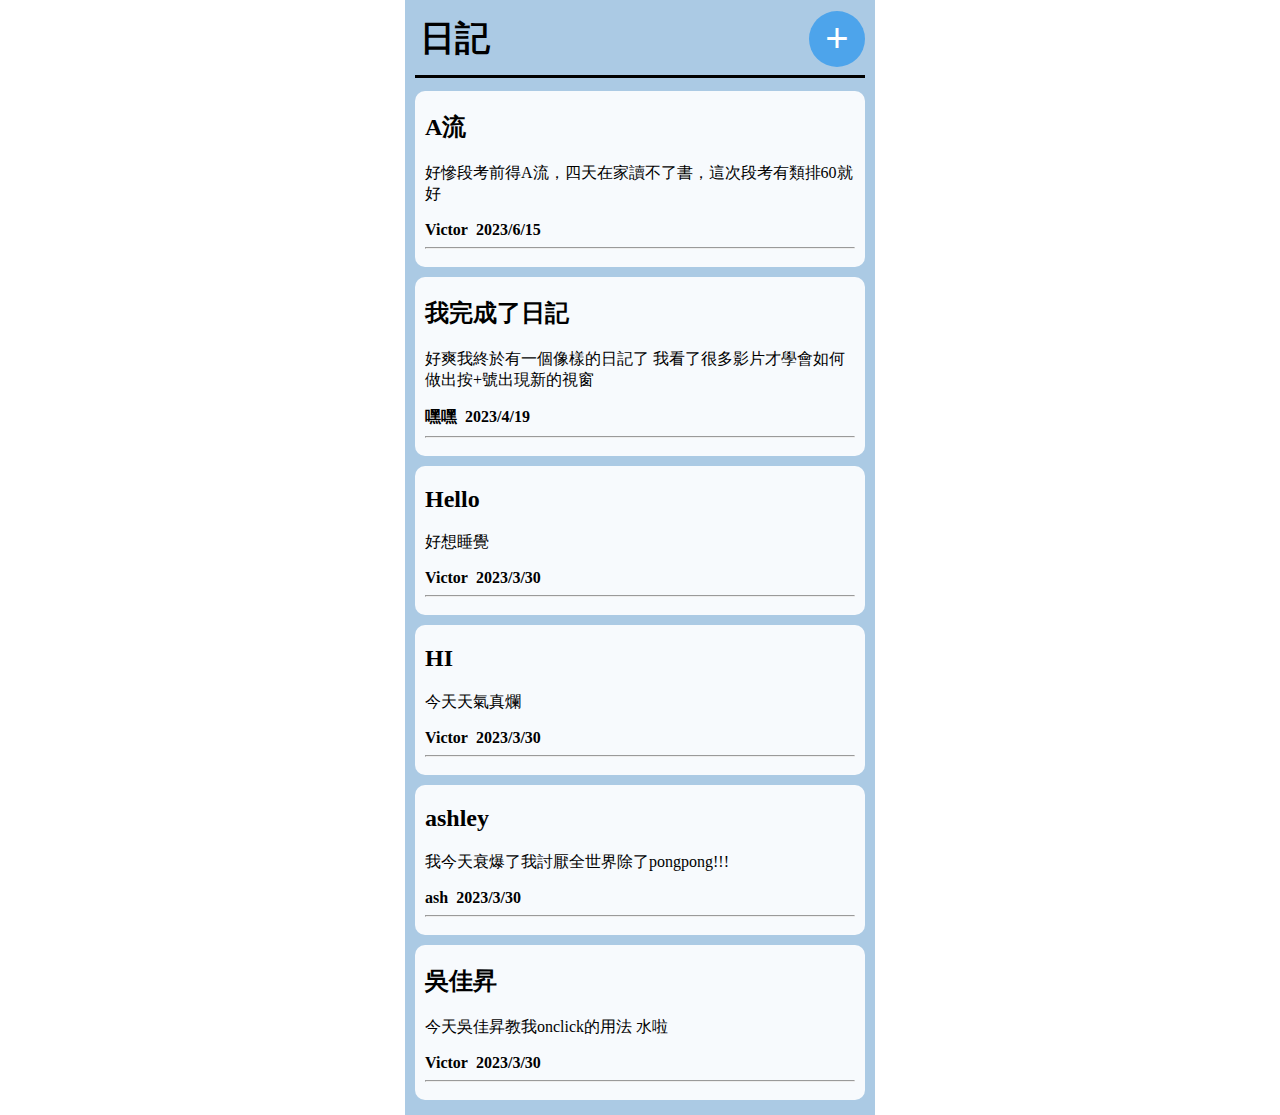
<file: diary.html>
<!DOCTYPE html>
<html lang="en">
<head>
    <meta charset="UTF-8">
    <meta http-equiv="X-UA-Compatible" content="IE=edge">
    <meta name="viewport" content="width=device-width, initial-scale=1.0">
    <title>Document</title>
    <link rel="stylesheet" href="diarycss.css">
</head>
<body>
    <div class="page active" id="mainpage">
        <div class="topbar">
            <div style="font-size: 35px; margin: 5px; font-weight: 600;">日記</div>
            <button class="addbtn" id="addbutton">+</button>
        </div>
        
        <hr size="3px" color="black">
        <!--日記內容-->
        <div id="list">
            <div  class="article">      
                <p><h2>吳佳昇</h2>今天吳佳昇教我onclick的用法 水啦</p>
                <label>Victor&nbsp;&nbsp;</label><label>2023/3/30</label> 
                <hr>
            </div>
            <div class="article">
                <p><h2>ashley</h2>我今天衰爆了我討厭全世界除了pongpong!!!</p>
                <label>ash&nbsp;&nbsp;</label><label>2023/3/30</label>
                <hr>
            </div>
            <div  class="article">      
                <p><h2>HI</h2>今天天氣真爛</p>
                <label>Victor&nbsp;&nbsp;</label><label>2023/3/30</label> 
                <hr>
            </div>
            <div class="article">
                <h2>Hello</h2>
                <p>好想睡覺</p>
                <label>Victor&nbsp;&nbsp;</label><label>2023/3/30</label>
                <hr>
            </div> 
            <div class="article">
                <h2>我完成了日記</h2>
                <p>好爽我終於有一個像樣的日記了 我看了很多影片才學會如何做出按+號出現新的視窗</p>
                <label>嘿嘿&nbsp;&nbsp;</label><label>2023/4/19</label> 
                <hr>
            </div>
            <div class="article">
                <h2>A流</h2>
                <p>好慘段考前得A流，四天在家讀不了書，這次段考有類排60就好</p>
                <label>Victor&nbsp;&nbsp;</label><label>2023/6/15</label> 
                <hr>
            </div>
        </div>
            
    </div>
        <!--新增功能-->
    <div class="addwindow" id="addwin" style="background-color: #abcae4;">
        <div style="display: flex; justify-content: space-between;">
            <span style="font-size: 30px;font-weight:800;padding-top: 5px;">新增日記</span>
            <button class="closebtn" id="closebutton">+</button>
        </div>
        <hr size="2px" color="black">
        <div style="display:flex; flex-direction: column;"></div>
            <div style="font-size: 25px;font-weight:800;">標題</div>
            <textarea id="title" placeholder="請輸入標題" type="text"></textarea><br>
            <div style="font-size: 25px;font-weight:800;">內容</div>
            <textarea rows=4 id="content" placeholder="請輸入內容"></textarea><br>
            <div style="font-size: 25px;font-weight:800;">暱稱</div>
            <textarea id="name" placeholder="請輸入你的暱稱" type="text"></textarea><br>
            <button id="send">新增</button>
        </div>
        
    </div>
    
    <script src="diaryjs.js"></script>
</body>
</html>
</file>
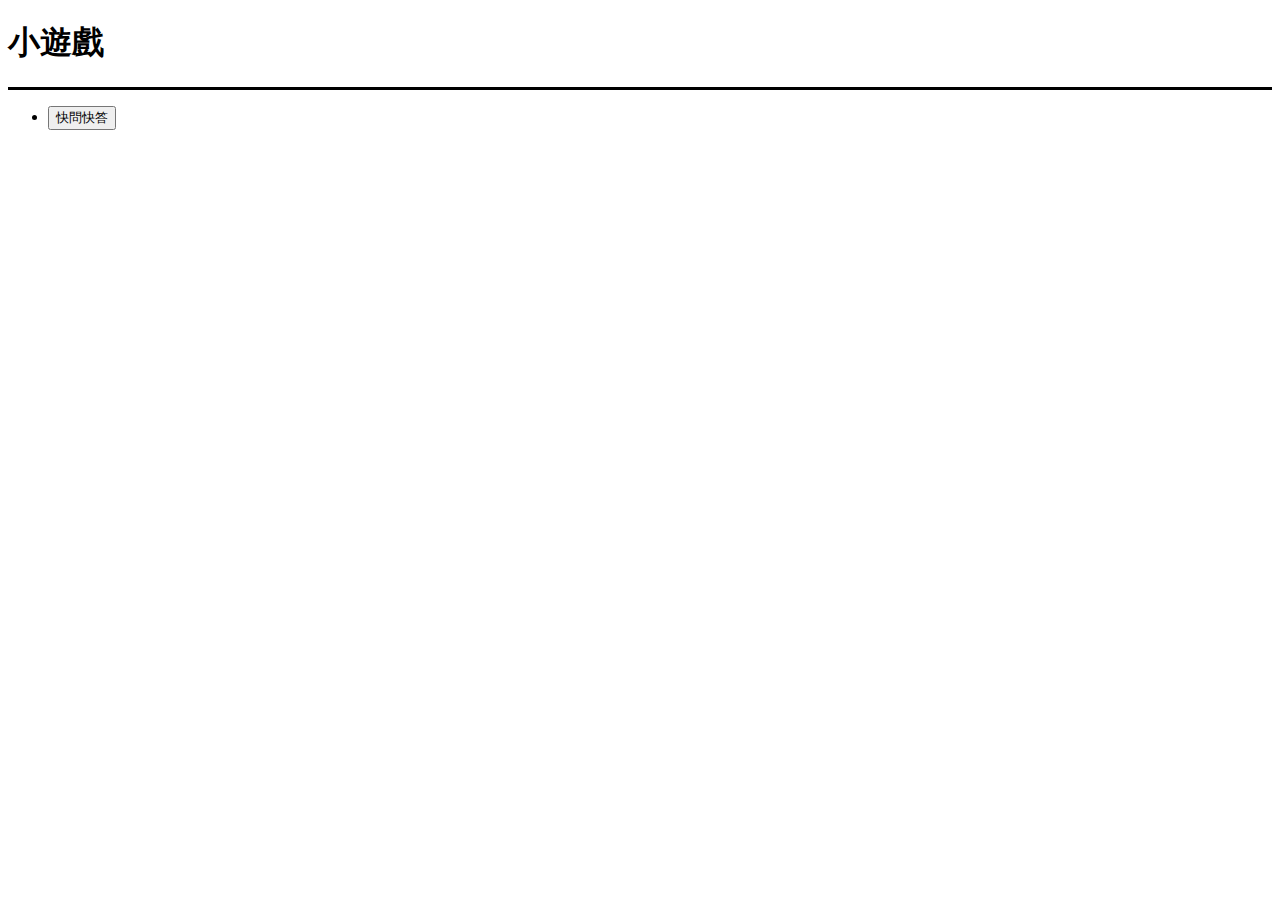
<file: games.html>
<!DOCTYPE html>
<html lang="en">
<head>
    <meta charset="UTF-8">
    <meta http-equiv="X-UA-Compatible" content="IE=edge">
    <meta name="viewport" content="width=device-width, initial-scale=1.0">
    <title>Document</title>
</head>
<body>
    
    <h1>小遊戲</h1>
    <hr size="3px" color="black">
    <ul>
        <li><button onclick="window.location.assign('quicktest.html')">快問快答</button></li>
    </ul>
    
</body>
</html>
</file>
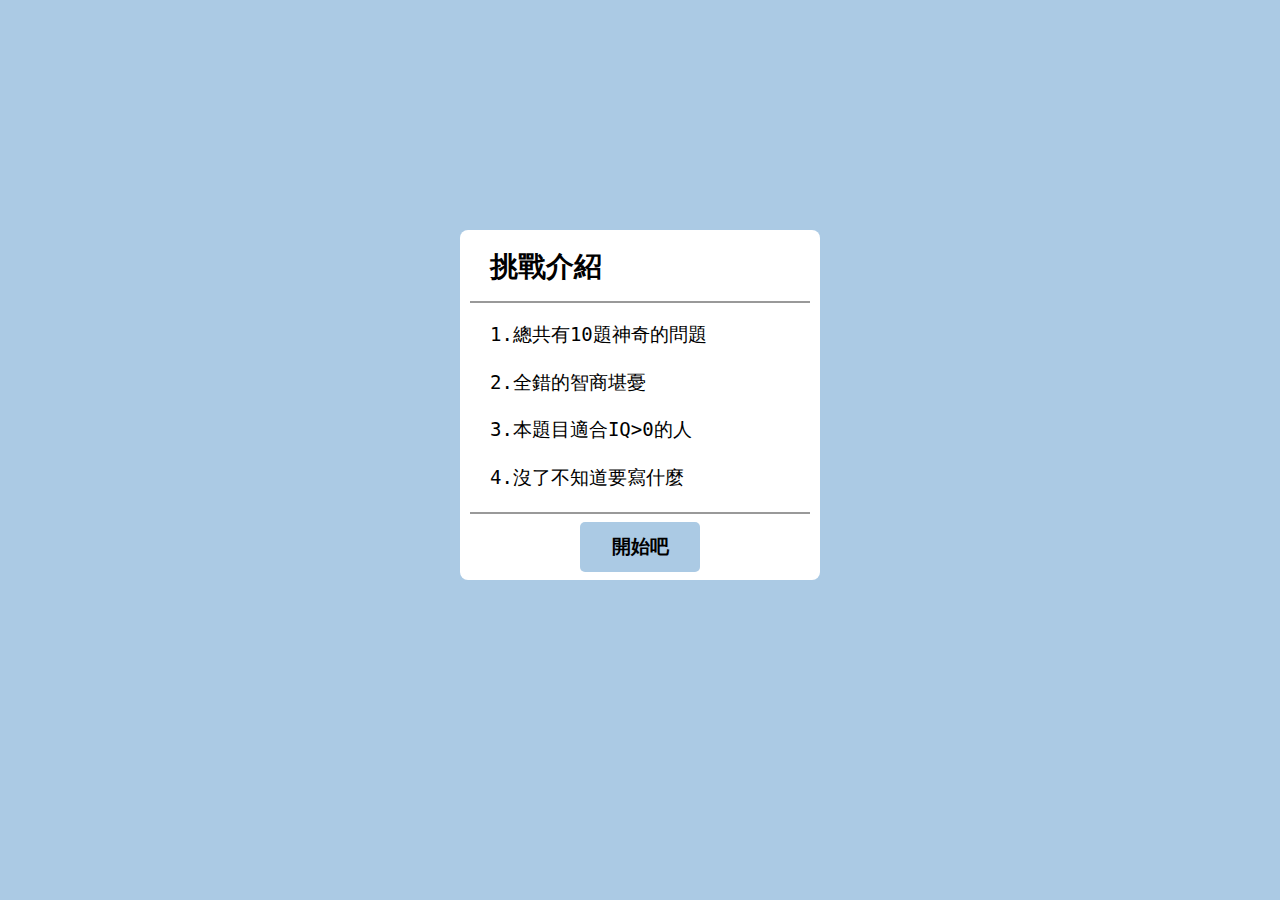
<file: quicktest.html>
<!DOCTYPE html>
<html lang="en">
<head>
    <meta charset="UTF-8">
    <meta http-equiv="X-UA-Compatible" content="IE=edge">
    <meta name="viewport" content="width=device-width, initial-scale=1.0">
    <title>Document</title>
    <link rel="stylesheet" href="quicktestcss.css">
</head>
<body>
    <!--info-->
    <div class="pre-box active" id="prebox">
        <div>你剛剛是不是玩過了</div>
        <div>
            <label>你得了</label><label id="pre-score"></label><label>分</label>
        </div>

        <button class="pre-btn" id="pre-btn" style="font-weight: 600;">對啦我想再玩一次</button>
    </div>
     <div class="info-box " id="infobox">
        <div class="info-title">
            <div>挑戰介紹</div>
        </div>
        <div class="info-rules">
            <div class="info-content">1.總共有10題神奇的問題</div>
            <div class="info-content">2.全錯的智商堪憂</div>
            <div class="info-content">3.本題目適合IQ>0的人</div>
            <div class="info-content">4.沒了不知道要寫什麼</div>
        </div>
        <div class="info-start">
            <button class="start-btn" id="startbtn" style="font-weight: 600;">開始吧</button>
        </div>
    </div>

    <!--quiz-->
    <div class="quiz-box" id="quizbox">
        <div class="quiz-title">
            <div>莫名其妙小測驗</div>
            <div class="score-box">
                <span id="qus-text"></span>
            </div>
            
        </div>
        <div class="quiz-content">
            <div id="question" style="font-weight: 600;"></div>
            <div id="ansbtn"></div>

        </div>
        <div class="quiz-next">
            <button id="nextbtn" class="next-btn" style="font-weight: 600;">繼續</button>
        </div>
    </div>
    

    <!--end-->

    <div class="end-box " id="endbox">
        <div class="end-title">
            <div>莫名其妙小測驗</div>
        </div>
        <div class="end-rules">
            <div id="end-score"></div>
            <div id="end-text1"></div>
            <div id="end-text2">恭喜你對這個世界了解了一點點</div>
            <div>題目有疑問的話請私訊我</div>
        </div>
        <div class="end-back">
            <button class="start-btn" id="startbtn" style="font-weight: 600;" onclick="window.location.assign('index.html')">回首頁</button>
        </div>
    </div>
    
    <script src="quicktestjs.js"></script>
    
</body>
</html>
</file>
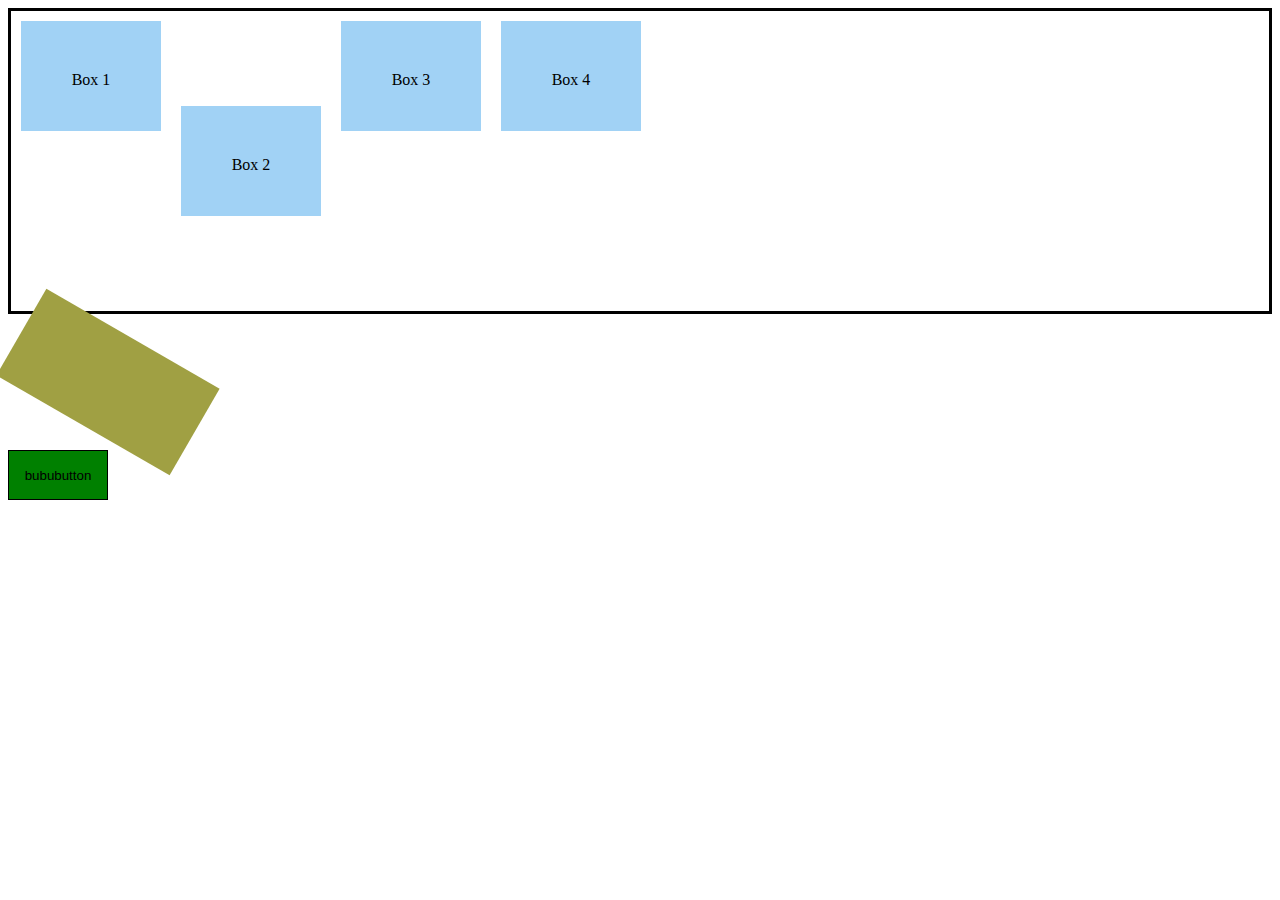
<file: sideprojects.html>
<!DOCTYPE html>
<html lang="en">
<head>
    <meta charset="UTF-8">
    <meta http-equiv="X-UA-Compatible" content="IE=edge">
    <meta name="viewport" content="width=device-width, initial-scale=1.0">
    <title>Document</title>
</head>
<body>
    <style>
        .box{
            width: 40px;
            height: 10px;
            background-color: rgb(67, 166, 236,0.5);
            margin: 10px;
            padding:50px;
            text-align: center;
         } 
         .container{
            display: flex;
            /* justify-content: flex-end; */
            align-items: baseline;
         }
         #box2{
            align-self: center;
         }
         .bbb{
            width: 100px;
            height: 50px;
            background-color: rgb(238, 153, 100);
            border: solid 1px;
            
         }
         .bbb:hover{
            background-color: black;
            color: blanchedalmond;
            transition:all 0.2s linear ;
         }
         @media screen and (min-width :800px) {
                .bbb{background-color:green;}
         }
    </style>
    <!--
    <style>
        .box{
            text-align: center;
            width: 100px;
            height: 100px;
            display: inline-block;
            margin: auto;
            padding:50px;
            background-color: rgb(67, 166, 236,0.5);
            
        }
        .main{
            background-color: white;
            width: max-content;
            height: 200px;
        }
        .b2{
            position: relative;
            top:50px;
            left:60px;
        }
    </style>
    <h1>我的專案</h1>
    <hr size="3px" color="black">

    <div class="main">
        <div class="box">box1</div>
        <div class="b2 box">box2</div>
        <div class="box">box3</div>
    </div>
    <br>
    <div style="margin-top: 50px;margin-bottom: 50px;">
        <img style="display: inline; border:solid 2px rgb(95, 254, 95); clear: right;" src="[data-uri]">
        <h3 style="display:inline;">這是一張圖。</h3>
    </div>
-->
    <div class="container" style="border :solid black ;height: 300px;">
        <div class="box" id="box1">Box 1</div>
        <div class="box" id="box2">Box 2</div>
        <div class="box" id="box3">Box 3</div>
        <div class="box" id="box4">Box 4</div>
        <!-- <div class="box" id="box5">Box 5</div>
        <div class="box" id="box6">Box 6</div>
        <div class="box" id="box7">Box 7</div>
        <div class="box" id="box8">Box 8</div>
        <div class="box" id="box9">Box 9</div>
        <div class="box" id="box10">Box 10</div> -->
    </div>
    <br>
    <div style="width:200px;height: 100px;background-color: rgb(160, 160, 67);
    transform: translate(50px,100px);transform: scale(0.8,0.6); 
    transform: rotate(30deg);">

    </div><br>
    <button class="bbb">bububutton</button>
</body>
</html>
</file>
<file: diarycss.css>
body{
    display: flex;
    justify-content: center;
}
.page{
    margin: -8px;
    max-width:450px;
    background-color:  #abcae4;
    padding:10px;
    height:100%;
    width: 100%;
    opacity: 0.5;
    pointer-events: none;
}
.page.active{
    opacity: 1;
    pointer-events: all;
}
.topbar{
    display: flex;
    flex-direction: row;
    justify-content: space-between;
    align-items: center;
}
.addbtn{
    font-size: 40px;
    color: #ffffff;
    border: none;
    background-color: #4da4eb;
    width: 56px;
    height: 56px;
    border-radius: 28px;
}
.addwindow{
    position: absolute;
    top:50%;
    left: 50%;
    transform:translate(-50%,-50%) scale(0);
    background-color: #ffffff;
    width: 300px;
    height: 430px;
    border: solid 1px black;
    border-radius: 20px;
    padding:10px;
    /* display: none; */
    opacity: 0;
    pointer-events: none;
    transition: 0.3s;
}
.addwindow.active{
    opacity: 1;
    pointer-events: all;
    transform:translate(-50%,-50%) scale(1);
    transition: 0.3s;
}
.closebtn{
    font-size: 40px;
    width: 50px;
    height: 50px;
    background-color: #ffffff;
    border-radius: 25px;
    rotate: 45deg;
    border: none;
}
#title{
    font-size: 16px;
    border-radius: 5px;
    width:90%;
}
#content{
    font-size: 16px;
    border-radius: 5px;
    width:90%;
}
#send{
    margin-top: 20px;
    text-align: center;
    font-size: 25px;
    width: 100px;
    height: 40px;
    background-color: #ffffff;
    border: none;
    border-radius: 7px;

}
.article{
    background-color: rgba(255, 255, 255, 0.9);
    padding: 0px 10px 10px 10px;
    border-radius: 10px;
    margin-bottom: 5px;
    margin-top: 5px;
}
.article label{
    text-align: end;
    font-weight: 700;
}
hr{
    color :black;
    size: 5px;
}
#list{
    display: flex;
    flex-direction: column-reverse;
}
</file>
<file: quicktestcss.css>
body{
    background-color: #abcae4;
    font-size: 19px;
    font-family:monospace;
}
.pre-box{
    background-color: white;
    width: 300px;
    height: 180px;
    position: absolute;
    top:45%;
    left: 50%;
    transform: translate(-50%,-50%);
    border-radius: 8px;
    display: flex;
    flex-flow: column;
    justify-content: space-evenly;
    align-items: center;
    opacity: 0;
    pointer-events: none;
}
.pre-box.active{
    opacity: 1;
    pointer-events: all;
}
.pre-btn{
    cursor: pointer;
    width: 200px;
    height: 50px;
    background-color:#abcae4;
    padding: 5px;
    margin: 10px;
    border-radius: 5px;
    border:none;
    font-size: 19px;
    text-align: center;
}
.info-box{
    background-color: white;
    border-radius: 8px;
    height: 350px;
    position: absolute;
    top:45%;
    left: 50%;
    transform: translate(-50%,-50%);
    display: flex;
    flex-flow: column;
    justify-content: space-evenly;
    opacity: 0;
    pointer-events: none;
}
.info-box.active{
    opacity: 1;
    pointer-events: all;
}
.info-title {
    font-weight: 700;
    font-size: 28px;
    width: 320px;
    border-bottom: 2px solid rgb(153, 153, 153);
    padding: 10px 0px 15px 20px;
    margin: 0px 10px 0px 10px;

}
.info-rules{
    display: flex;
    flex-flow: column;
    justify-content: space-around;
    height:190px ;
    border-bottom: 2px solid rgb(153, 153, 153);
    padding: 0px 0px 10px 20px;
    margin: 0px 10px 0px 10px;
}
.info-start{
    display: flex;
    justify-content: center;
}
.start-btn{
    cursor: pointer;
    width: 120px;
    height: 50px;
    background-color:#abcae4;
    padding: 5px;
    border-radius: 5px;
    border:none;
    font-size: 19px;
    text-align: center;
}

/* quiz*/
.quiz-box{
    background-color: white;
    border-radius: 8px;
    height: 350px;
    position: absolute;
    top:45%;
    left: 50%;
    transform: translate(-50%,-50%);
    display: flex;
    flex-flow: column;
    justify-content: space-evenly;
    opacity: 0;
    pointer-events: none;
}
.quiz-box.active{
    opacity: 1;
    pointer-events: all;
}
.quiz-title {
    font-weight: 700;
    font-size: 23px;
    width: 330px;
    border-bottom: 2px solid rgb(153, 153, 153);
    padding: 10px 0px 15px 20px;
    display: flex;
    flex-direction: row;
    justify-content: space-between;
    margin: 0px 10px 0px 10px;

}
.score-box{
    padding:5px 20px 0px 0px;
}
.quiz-content{
    display: flex;
    flex-flow: column;
    justify-content: space-around;
    width: 330px;
    height:190px ;
    border-bottom: 2px solid rgb(153, 153, 153);
    padding: 0px 0px 10px 20px;
    margin: 0px 10px 0px 10px;
}
.creatbtn{
    cursor: pointer;
    text-align: left;
    font-size: 19px;
    width: 95%;
    height: 33px;
    border: 1px solid #abcae4;
    border-radius: 5px;
    margin-top: 5px;
    margin-bottom:5px ;
}
/* button:hover:not([disabled]){
    background-color: #abcae4;
    transition: 0.2s;
} */
button:disabled{
    color:black;
    cursor: no-drop;
}
.quiz-next{
    display: flex;
    justify-content: center;
}
.next-btn{
    cursor: pointer;
    width: 120px;
    height: 50px;
    background-color:#abcae4;
    padding: 5px;
    border-radius: 5px;
    border:none;
    font-size: 19px;
    text-align: center;
    opacity: 0;
    pointer-events: none;
}
.active{
    opacity: 1;
    pointer-events: all;
}
.creatbtn{
    background-color: white;
}
.correct{
    background-color: #a6f8a7;
}
.incorrect{
    background:#f18989;
}
/*end box*/
.end-box{
    background-color: white;
    border-radius: 8px;
    height: 350px;
    position: absolute;
    top:45%;
    left: 50%;
    transform: translate(-50%,-50%);
    display: flex;
    flex-flow: column;
    justify-content: space-evenly;
    opacity: 0;
    pointer-events: none;
}
.end-box.active{
    opacity: 1;
    pointer-events: all;
}
.end-title {
    font-weight: 700;
    font-size: 28px;
    width: 320px;
    border-bottom: 2px solid rgb(153, 153, 153);
    padding: 10px 0px 15px 20px;
    margin: 0px 10px 0px 10px;

}
.end-rules{
    display: flex;
    flex-flow: column;
    justify-content: space-around;
    height:190px ;
    border-bottom: 2px solid rgb(153, 153, 153);
    padding: 0px 0px 10px 20px;
    margin: 0px 10px 0px 10px;
}
.end-back{
    cursor: pointer;
    width: 120px;
    height: 50px;
    background-color:#abcae4;
    padding: 5px;
    border-radius: 5px;
    border:none;
    font-size: 19px;
    text-align: center;
    align-self:center;
}
</file>
